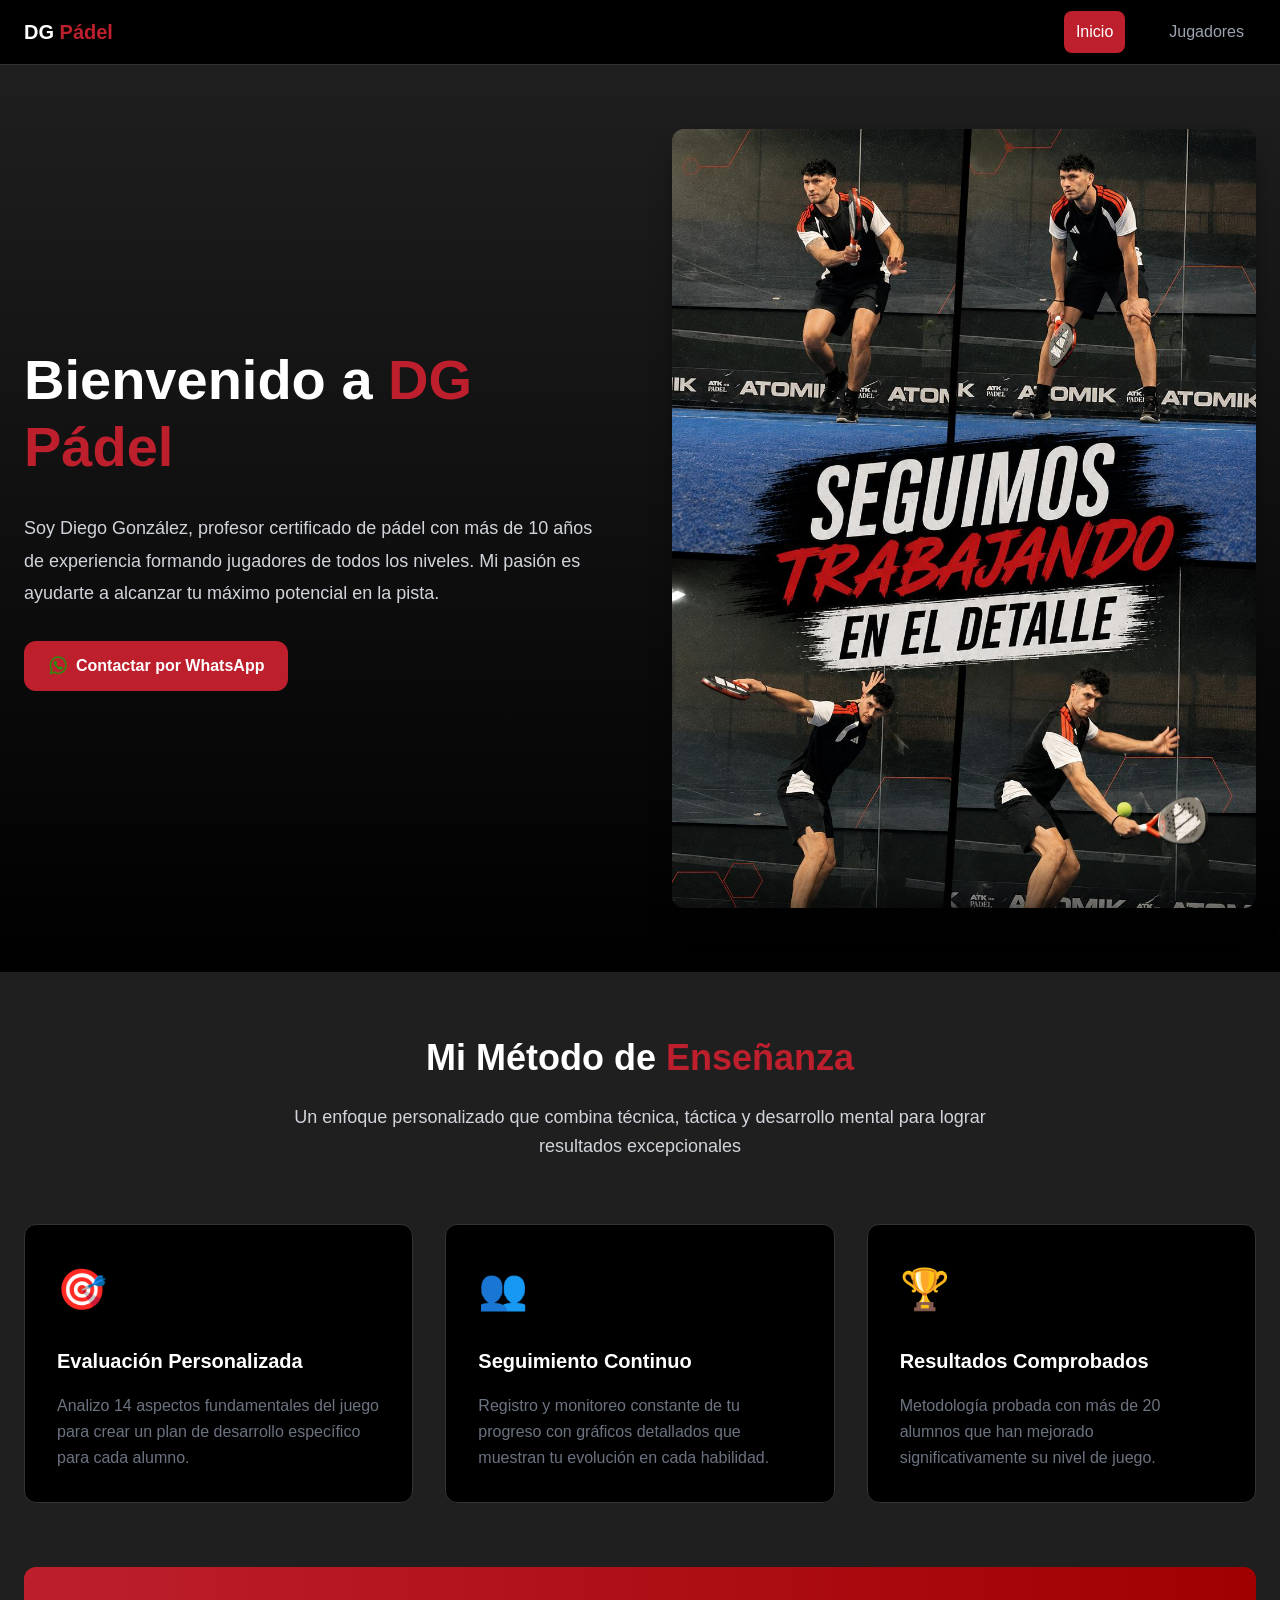
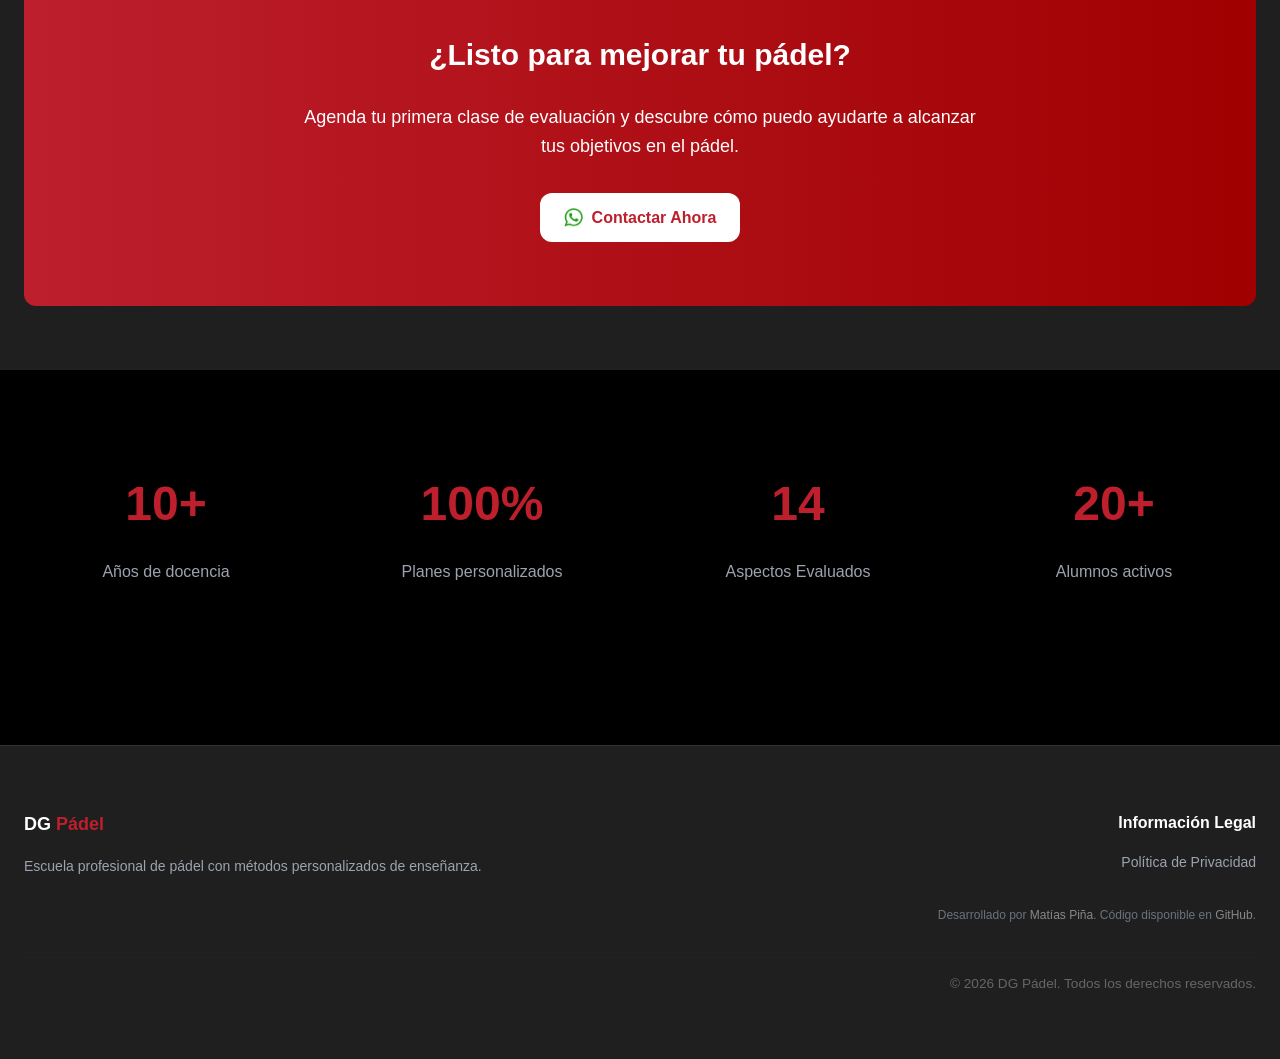
<file: index.html>
<!DOCTYPE html>
<html lang="es">
<head>
    <meta charset="UTF-8">
    <meta name="viewport" content="width=device-width, initial-scale=1.0">
    <title>DG Pádel - Escuela Profesional de Pádel</title>
    <link rel="stylesheet" href="css/styles.css">
    <style>
        .whatsapp-icon {
            width: 20px;
            height: 20px;
            object-fit: contain;
        }
    </style>
</head>
<body>
    <!-- NAVBAR -->
    <nav class="navbar">
        <div class="container">
            <div class="navbar-content">
                <div class="navbar-logo">
                    <a href="#home" class="logo">
                        DG <span class="highlight">Pádel</span>
                    </a>
                </div>
                
                <div class="navbar-menu">
                    <a href="index.html" class="nav-link active">Inicio</a>
                    <a href="jugadores.html" class="nav-link">Jugadores</a>
                </div>

                <button class="menu-toggle" id="menuToggle">
                    <span></span>
                    <span></span>
                    <span></span>
                </button>
            </div>
        </div>

        <!-- Mobile Menu -->
        <div class="mobile-menu" id="mobileMenu">
            <a href="index.html" class="mobile-nav-link">Inicio</a>
            <a href="jugadores.html" class="mobile-nav-link">Jugadores</a>
        </div>
    </nav>

    <!-- MAIN CONTENT -->
    <main>
        <!-- HOME SECTION -->
        <section id="home" class="hero">
            <div class="container">
                <div class="hero-content">
                    <div class="hero-text">
                        <h1 class="hero-title">
                            Bienvenido a <span class="highlight">DG Pádel</span>
                        </h1>
                        <p class="hero-description">
                            Soy Diego González, profesor certificado de pádel con más de 10 años de experiencia 
                            formando jugadores de todos los niveles. Mi pasión es ayudarte a alcanzar tu 
                            máximo potencial en la pista.
                        </p>
                        <a href="https://wa.me/5491163576326?text=Hola%20me%20gustaría%20obtener%20más%20información%20sobre%20las%20clases%20de%20pádel" 
                           target="_blank" rel="noopener noreferrer" class="btn btn-primary">
                            <img src="assets/whatsApp_borde.png" alt="WhatsApp" class="whatsapp-icon">
                            Contactar por WhatsApp
                        </a>
                    </div>
                    
                    <div class="hero-image">
                        <img src="assets/Profe_banner.jpeg" alt="Diego García - Profesor de Pádel" class="hero-img">
                    </div>
                </div>
            </div>
        </section>

        <!-- MÉTODO DE ENSEÑANZA -->
        <section class="teaching-method">
            <div class="container">
                <div class="section-header">
                    <h2 class="section-title">
                        Mi Método de <span class="highlight">Enseñanza</span>
                    </h2>
                    <p class="section-subtitle">
                        Un enfoque personalizado que combina técnica, táctica y desarrollo mental 
                        para lograr resultados excepcionales
                    </p>
                </div>

                <div class="cards-grid">
                    <div class="card">
                        <div class="card-icon">🎯</div>
                        <h3 class="card-title">Evaluación Personalizada</h3>
                        <p class="card-description">
                            Analizo 14 aspectos fundamentales del juego para crear un plan de 
                            desarrollo específico para cada alumno.
                        </p>
                    </div>

                    <div class="card">
                        <div class="card-icon">👥</div>
                        <h3 class="card-title">Seguimiento Continuo</h3>
                        <p class="card-description">
                            Registro y monitoreo constante de tu progreso con gráficos detallados 
                            que muestran tu evolución en cada habilidad.
                        </p>
                    </div>

                    <div class="card">
                        <div class="card-icon">🏆</div>
                        <h3 class="card-title">Resultados Comprobados</h3>
                        <p class="card-description">
                            Metodología probada con más de 20 alumnos que han mejorado 
                            significativamente su nivel de juego.
                        </p>
                    </div>
                </div>

                <div class="cta-box">
                    <h3 class="cta-title">¿Listo para mejorar tu pádel?</h3>
                    <p class="cta-description">
                        Agenda tu primera clase de evaluación y descubre cómo puedo ayudarte 
                        a alcanzar tus objetivos en el pádel.
                    </p>
                    <a href="https://wa.me/5491163576326?text=Hola%20me%20gustaría%20agendar%20una%20clase" 
                       target="_blank" rel="noopener noreferrer" class="btn btn-light">
                        <img src="assets/whatsApp_borde.png" alt="WhatsApp" class="whatsapp-icon">
                        Contactar Ahora
                    </a>
                </div>
            </div>
        </section>

        <!-- ESTADÍSTICAS -->
        <section class="stats">
            <div class="container">
                <div class="stats-grid">
                    <div class="stat-item">
                        <div class="stat-number">10+</div>
                        <p class="stat-label">Años de docencia</p>
                    </div>
                    <div class="stat-item">
                        <div class="stat-number">100%</div>
                        <p class="stat-label">Planes personalizados</p>
                    </div>
                    <div class="stat-item">
                        <div class="stat-number">14</div>
                        <p class="stat-label">Aspectos Evaluados</p>
                    </div>
                    <div class="stat-item">
                        <div class="stat-number">20+</div>
                        <p class="stat-label">Alumnos activos</p>
                    </div>
                </div>
            </div>
        </section>

    </main>

    <!-- FOOTER -->
    <footer class="footer">
        <div class="container">
            <div class="footer-content">
                <div class="footer-section">
                    <h3 class="footer-title">
                        DG <span class="highlight">Pádel</span>
                    </h3>
                    <p class="footer-description">
                        Escuela profesional de pádel con métodos personalizados de enseñanza.
                    </p>
                </div>
                <div class="footer-section footer-right">
                    <h4 class="footer-subtitle">Información Legal</h4>
                    <a href="#" class="footer-link">Política de Privacidad</a>
                    <p class="footer-credit">
                        Desarrollado por <a href="https://www.linkedin.com/in/matias-pi%C3%B1a-51b5471aa/" target="_blank" rel="noopener noreferrer">Matías Piña</a>. 
                        Código disponible en <a href="https://github.com/matias92pina-mp/dg-padel" target="_blank" rel="noopener noreferrer">GitHub</a>.
                    </p>
                </div>
            </div>
            <div class="footer-bottom">
                <p class="footer-copyright">
                    © <span id="year">2024</span> DG Pádel. Todos los derechos reservados.
                </p>
            </div>
        </div>
    </footer>

    <script>
        // Auto-update year in footer
        document.getElementById('year').textContent = new Date().getFullYear();

        // Mobile menu toggle
        const menuToggle = document.getElementById('menuToggle');
        const mobileMenu = document.getElementById('mobileMenu');
        const navLinks = document.querySelectorAll('.nav-link, .mobile-nav-link');

        menuToggle.addEventListener('click', () => {
            mobileMenu.classList.toggle('active');
        });

        navLinks.forEach(link => {
            link.addEventListener('click', () => {
                mobileMenu.classList.remove('active');
                navLinks.forEach(l => l.classList.remove('active'));
                link.classList.add('active');
            });
        });

        // Player selection (placeholder - to be replaced with Google Sheets integration)
        const playerSelect = document.getElementById('playerSelect');
        const playerContent = document.getElementById('playerContent');
        const emptyState = document.getElementById('emptyState');
        const playerNameEl = document.getElementById('playerName');

        playerSelect.addEventListener('change', (e) => {
            if (e.target.value) {
                playerContent.classList.remove('hidden');
                emptyState.classList.add('hidden');
                playerNameEl.textContent = e.target.options[e.target.selectedIndex].text;
            } else {
                playerContent.classList.add('hidden');
                emptyState.classList.remove('hidden');
            }
        });
    </script>
</body>
</html>
</file>
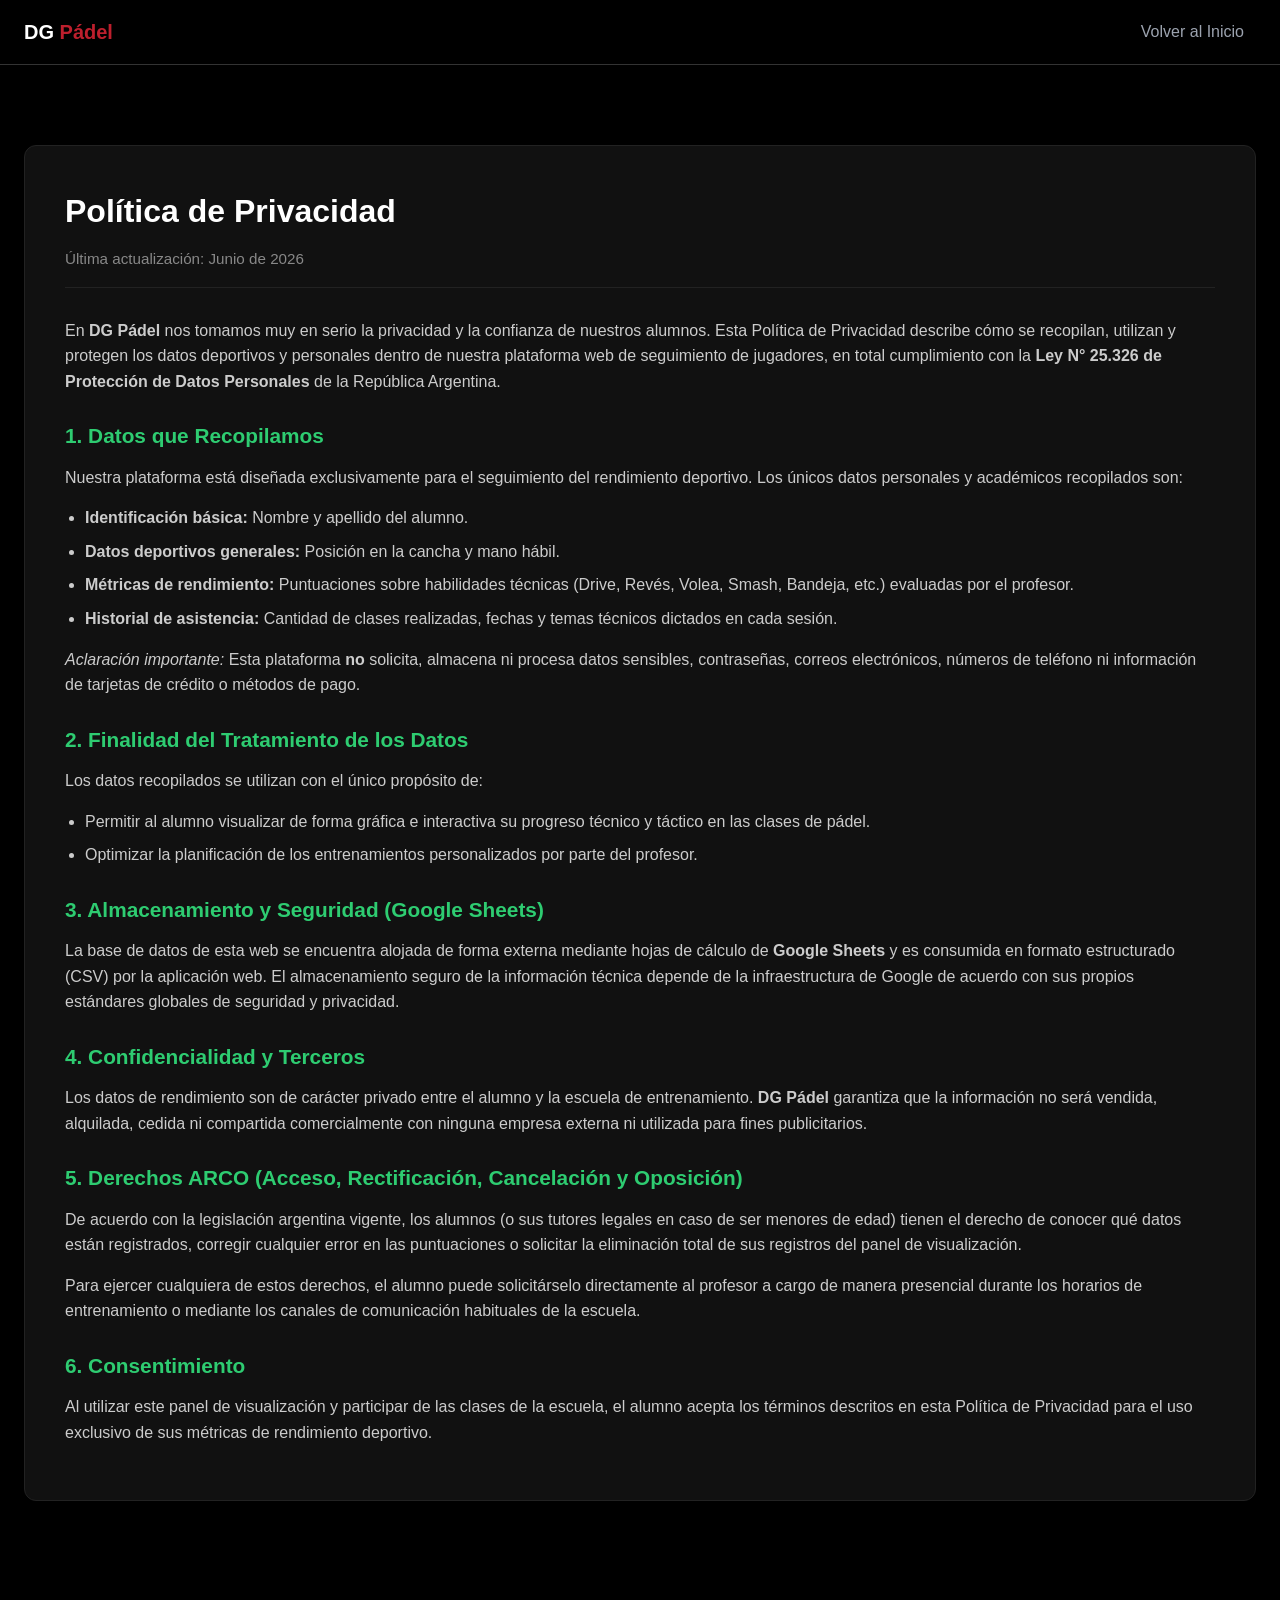
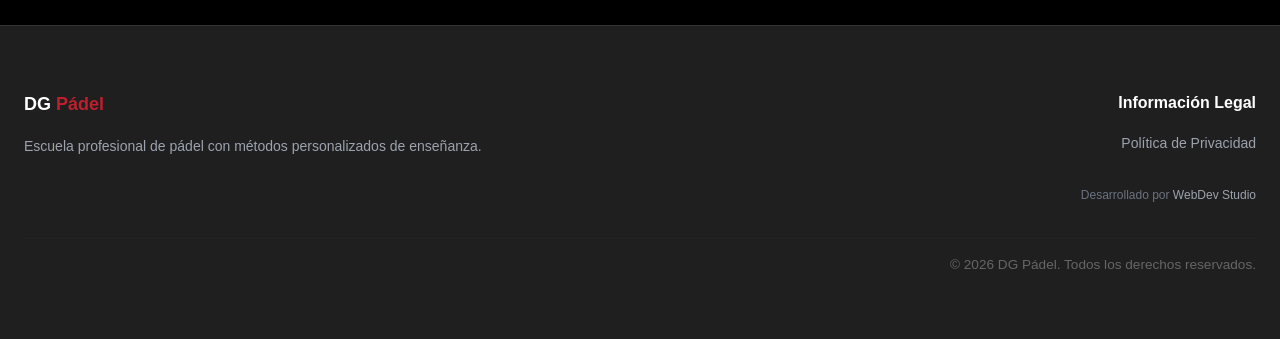
<file: privacidad.html>
<!DOCTYPE html>
<html lang="es">
<head>
    <meta charset="UTF-8">
    <meta name="viewport" content="width=device-width, initial-scale=1.0">
    <title>Política de Privacidad - DG Pádel</title>
    <link rel="stylesheet" href="css/styles.css">
    <style>
        /* Estilos específicos para la página de texto legal sin romper tus estilos globales */
        .legal-section {
            padding: 60px 0;
            color: #ffffff;
            min-height: 70vh;
        }
        .legal-card {
            background-color: #111111;
            border: 1px solid #222222;
            border-radius: 12px;
            padding: 40px;
            margin-top: 20px;
        }
        .legal-title {
            font-size: 2rem;
            margin-bottom: 10px;
            font-weight: 700;
        }
        .legal-subtitle {
            color: #888888;
            font-size: 0.95rem;
            margin-bottom: 30px;
            border-bottom: 1px solid #222222;
            padding-bottom: 15px;
        }
        .legal-content h3 {
            color: #2ecc71; /* Tu verde deportivo */
            font-size: 1.3rem;
            margin-top: 25px;
            margin-bottom: 12px;
        }
        .legal-content p, .legal-content ul {
            color: #cccccc;
            line-height: 1.6;
            font-size: 1rem;
            margin-bottom: 15px;
        }
        .legal-content ul {
            padding-left: 20px;
        }
        .legal-content li {
            margin-bottom: 8px;
        }
    </style>
</head>
<body>
    <nav class="navbar">
        <div class="container">
            <div class="navbar-content">
                <div class="navbar-logo">
                    <a href="index.html" class="logo">
                        DG <span class="highlight">Pádel</span>
                    </a>
                </div>
                <div class="navbar-menu">
                    <a href="index.html" class="nav-link">Volver al Inicio</a>
                </div>
            </div>
        </div>
    </nav>

    <main>
        <section class="legal-section">
            <div class="container">
                <div class="legal-card">
                    <h1 class="legal-title">Política de Privacidad</h1>
                    <p class="legal-subtitle">Última actualización: Junio de 2026</p>
                    
                    <div class="legal-content">
                        <p>En <strong>DG Pádel</strong> nos tomamos muy en serio la privacidad y la confianza de nuestros alumnos. Esta Política de Privacidad describe cómo se recopilan, utilizan y protegen los datos deportivos y personales dentro de nuestra plataforma web de seguimiento de jugadores, en total cumplimiento con la <strong>Ley N° 25.326 de Protección de Datos Personales</strong> de la República Argentina.</p>

                        <h3>1. Datos que Recopilamos</h3>
                        <p>Nuestra plataforma está diseñada exclusivamente para el seguimiento del rendimiento deportivo. Los únicos datos personales y académicos recopilados son:</p>
                        <ul>
                            <li><strong>Identificación básica:</strong> Nombre y apellido del alumno.</li>
                            <li><strong>Datos deportivos generales:</strong> Posición en la cancha y mano hábil.</li>
                            <li><strong>Métricas de rendimiento:</strong> Puntuaciones sobre habilidades técnicas (Drive, Revés, Volea, Smash, Bandeja, etc.) evaluadas por el profesor.</li>
                            <li><strong>Historial de asistencia:</strong> Cantidad de clases realizadas, fechas y temas técnicos dictados en cada sesión.</li>
                        </ul>
                        <p><em>Aclaración importante:</em> Esta plataforma <strong>no</strong> solicita, almacena ni procesa datos sensibles, contraseñas, correos electrónicos, números de teléfono ni información de tarjetas de crédito o métodos de pago.</p>

                        <h3>2. Finalidad del Tratamiento de los Datos</h3>
                        <p>Los datos recopilados se utilizan con el único propósito de:</p>
                        <ul>
                            <li>Permitir al alumno visualizar de forma gráfica e interactiva su progreso técnico y táctico en las clases de pádel.</li>
                            <li>Optimizar la planificación de los entrenamientos personalizados por parte del profesor.</li>
                        </ul>

                        <h3>3. Almacenamiento y Seguridad (Google Sheets)</h3>
                        <p>La base de datos de esta web se encuentra alojada de forma externa mediante hojas de cálculo de <strong>Google Sheets</strong> y es consumida en formato estructurado (CSV) por la aplicación web. El almacenamiento seguro de la información técnica depende de la infraestructura de Google de acuerdo con sus propios estándares globales de seguridad y privacidad.</p>

                        <h3>4. Confidencialidad y Terceros</h3>
                        <p>Los datos de rendimiento son de carácter privado entre el alumno y la escuela de entrenamiento. <strong>DG Pádel</strong> garantiza que la información no será vendida, alquilada, cedida ni compartida comercialmente con ninguna empresa externa ni utilizada para fines publicitarios.</p>

                        <h3>5. Derechos ARCO (Acceso, Rectificación, Cancelación y Oposición)</h3>
                        <p>De acuerdo con la legislación argentina vigente, los alumnos (o sus tutores legales en caso de ser menores de edad) tienen el derecho de conocer qué datos están registrados, corregir cualquier error en las puntuaciones o solicitar la eliminación total de sus registros del panel de visualización.</p>
                        <p>Para ejercer cualquiera de estos derechos, el alumno puede solicitárselo directamente al profesor a cargo de manera presencial durante los horarios de entrenamiento o mediante los canales de comunicación habituales de la escuela.</p>

                        <h3>6. Consentimiento</h3>
                        <p>Al utilizar este panel de visualización y participar de las clases de la escuela, el alumno acepta los términos descritos en esta Política de Privacidad para el uso exclusivo de sus métricas de rendimiento deportivo.</p>
                    </div>
                </div>
            </div>
        </section>
    </main>

    <footer class="footer">
        <div class="container">
            <div class="footer-content">
                <div class="footer-section">
                    <h3 class="footer-title">
                        DG <span class="highlight">Pádel</span>
                    </h3>
                    <p class="footer-description">
                        Escuela profesional de pádel con métodos personalizados de enseñanza.
                    </p>
                </div>
                <div class="footer-section footer-right">
                    <h4 class="footer-subtitle">Información Legal</h4>
                    <a href="privacidad.html" class="footer-link">Política de Privacidad</a>
                    <p class="footer-credit">
                        Desarrollado por <span>WebDev Studio</span>
                    </p>
                </div>
            </div>
            <div class="footer-bottom">
                <p class="footer-copyright">
                    © <span id="year">2026</span> DG Pádel. Todos los derechos reservados.
                </p>
            </div>
        </div>
    </footer>

    <script>
        // Mantener el año actualizado de forma automática
        document.getElementById('year').textContent = new Date().getFullYear();
    </script>
</body>
</html>
</file>
<file: css/styles.css>
/* ============================================
   RESET & BASE STYLES
   ============================================ */
* {
    margin: 0;
    padding: 0;
    box-sizing: border-box;
}

:root {
    /*--primary-color: #8B0000;*/
    --primary-color: #bd1f2d;
    --primary-hover: #a00000;
    --bg-dark: #000000;
    --bg-dark-2: #111111;
    --bg-gray: #1f1f1f;
    --bg-gray-2: #2a2a2a;
    --border-color: #333333;
    --text-primary: #ffffff;
    --text-secondary: #d1d5db;
    --text-muted: #9ca3af;
    --text-dark-muted: #6b7280;
    
    --spacing-xs: 0.5rem;
    --spacing-sm: 1rem;
    --spacing-md: 1.5rem;
    --spacing-lg: 2rem;
    --spacing-xl: 3rem;
    --spacing-2xl: 4rem;
    
    --radius-sm: 0.375rem;
    --radius-md: 0.5rem;
    --radius-lg: 0.75rem;
    
    --transition: all 0.3s ease;
}

html {
    scroll-behavior: smooth;
}

body {
    font-family: -apple-system, BlinkMacSystemFont, 'Segoe UI', Roboto, 'Helvetica Neue', Arial, sans-serif;
    background-color: var(--bg-dark);
    color: var(--text-primary);
    line-height: 1.6;
    font-size: 16px;
}

/* ============================================
   UTILITY CLASSES
   ============================================ */
.container {
    max-width: 1280px;
    margin: 0 auto;
    padding: 0 var(--spacing-md);
}

@media (max-width: 768px) {
    .container {
        padding: 0 var(--spacing-sm);
    }
}

.hidden {
    display: none !important;
}

/* ============================================
   NAVBAR
   ============================================ */
.navbar {
    background-color: var(--bg-dark);
    border-bottom: 1px solid var(--border-color);
    position: sticky;
    top: 0;
    z-index: 1000;
}

.navbar-content {
    display: flex;
    align-items: center;
    justify-content: space-between;
    height: 4rem;
}

.navbar-logo .logo {
    font-weight: bold;
    font-size: 1.25rem;
    color: var(--text-primary);
    text-decoration: none;
    transition: var(--transition);
}

.navbar-logo .logo:hover {
    opacity: 0.8;
}

.navbar-logo .highlight {
    color: var(--primary-color);
}

.navbar-menu {
    display: flex;
    gap: 2rem;
}

.nav-link {
    color: var(--text-muted);
    text-decoration: none;
    padding: 0.5rem 0.75rem;
    border-radius: var(--radius-md);
    transition: var(--transition);
    font-weight: 500;
}

.nav-link:hover {
    background-color: var(--bg-gray);
    color: var(--text-primary);
}

.nav-link.active {
    background-color: var(--primary-color);
    color: var(--text-primary);
}

/* Mobile Menu Button */
.menu-toggle {
    display: none;
    flex-direction: column;
    gap: 0.35rem;
    background: none;
    border: none;
    cursor: pointer;
    padding: 0.5rem;
}

.menu-toggle span {
    width: 24px;
    height: 2px;
    background-color: var(--text-primary);
    border-radius: var(--radius-sm);
    transition: var(--transition);
}

.menu-toggle.active span:nth-child(1) {
    transform: rotate(45deg) translate(10px, 10px);
}

.menu-toggle.active span:nth-child(2) {
    opacity: 0;
}

.menu-toggle.active span:nth-child(3) {
    transform: rotate(-45deg) translate(7px, -7px);
}

/* Mobile Menu */
.mobile-menu {
    display: none;
    background-color: var(--bg-gray);
    padding: var(--spacing-sm);
    max-height: 0;
    overflow: hidden;
    transition: max-height 0.3s ease;
}

.mobile-menu.active {
    display: block;
    max-height: 200px;
}

.mobile-nav-link {
    display: block;
    padding: 0.75rem;
    color: var(--text-muted);
    text-decoration: none;
    border-radius: var(--radius-md);
    transition: var(--transition);
}

.mobile-nav-link:hover {
    background-color: var(--bg-gray-2);
    color: var(--text-primary);
}

.mobile-nav-link.active {
    background-color: var(--primary-color);
    color: var(--text-primary);
}

@media (max-width: 768px) {
    .navbar-menu {
        display: none;
    }

    .menu-toggle {
        display: flex;
    }
}

/* ============================================
   BUTTONS
   ============================================ */
.btn {
    display: inline-flex;
    align-items: center;
    justify-content: center;
    gap: 0.5rem;
    padding: 0.75rem 1.5rem;
    border-radius: var(--radius-lg);
    text-decoration: none;
    font-weight: 600;
    transition: var(--transition);
    border: none;
    cursor: pointer;
    font-size: 1rem;
}

.btn-primary {
    background-color: var(--primary-color);
    color: var(--text-primary);
}

.btn-primary:hover {
    background-color: var(--primary-hover);
    transform: translateY(-2px);
}

.btn-light {
    background-color: var(--text-primary);
    color: var(--primary-color);
    font-weight: bold;
}

.btn-light:hover {
    background-color: var(--text-secondary);
    transform: translateY(-2px);
}

/* ============================================
   HERO SECTION
   ============================================ */
.hero {
    background: linear-gradient(to bottom, var(--bg-gray), var(--bg-dark));
    padding: var(--spacing-2xl) 0;
}

.hero-content {
    display: grid;
    grid-template-columns: 1fr 1fr;
    gap: var(--spacing-2xl);
    align-items: center;
}

.hero-title {
    font-size: clamp(2.5rem, 5vw, 3.5rem);
    font-weight: bold;
    margin-bottom: var(--spacing-lg);
    line-height: 1.2;
}

.hero-title .highlight {
    color: var(--primary-color);
}

.hero-description {
    font-size: 1.125rem;
    color: var(--text-secondary);
    margin-bottom: var(--spacing-lg);
    line-height: 1.8;
}

.hero-image {
    display: flex;
    align-items: center;
    justify-content: center;
}

.image-placeholder {
    width: 100%;
    aspect-ratio: 3 / 4;
    background-color: var(--bg-gray-2);
    border-radius: var(--radius-lg);
    box-shadow: 0 20px 25px -5px rgba(0, 0, 0, 0.5);
    position: relative;
    overflow: hidden;
}

.image-placeholder::after {
    content: '';
    position: absolute;
    inset: 0;
    background: linear-gradient(135deg, transparent 48%, rgba(255, 255, 255, 0.05) 49%, rgba(255, 255, 255, 0.05) 51%, transparent 52%);
}

.hero-img {
    width: 100%;
    aspect-ratio: 3 / 4;
    object-fit: cover;
    border-radius: var(--radius-lg);
    box-shadow: 0 20px 25px -5px rgba(0, 0, 0, 0.5);
    display: block;
}

@media (max-width: 1024px) {
    .hero-content {
        grid-template-columns: 1fr;
        gap: var(--spacing-lg);
    }

    .hero-image {
        order: -1;
    }

    .image-placeholder {
        aspect-ratio: 16 / 9;
        max-width: 500px;
        margin: 0 auto;
    }
}

/* ============================================
   SECTION STYLES
   ============================================ */
.section-header {
    text-align: center;
    margin-bottom: var(--spacing-2xl);
}

.section-title {
    font-size: clamp(1.875rem, 4vw, 2.25rem);
    font-weight: bold;
    margin-bottom: var(--spacing-md);
    line-height: 1.2;
}

.section-title .highlight {
    color: var(--primary-color);
}

.section-subtitle {
    font-size: 1.125rem;
    color: var(--text-secondary);
    max-width: 48rem;
    margin: 0 auto;
}

/* ============================================
   TEACHING METHOD SECTION
   ============================================ */
.teaching-method {
    padding: var(--spacing-2xl) 0;
    background-color: var(--bg-gray);
}

.cards-grid {
    display: grid;
    grid-template-columns: repeat(auto-fit, minmax(280px, 1fr));
    gap: var(--spacing-lg);
    margin-bottom: var(--spacing-2xl);
}

.card {
    background-color: var(--bg-dark);
    border: 1px solid var(--border-color);
    border-radius: var(--radius-lg);
    padding: var(--spacing-lg);
    transition: var(--transition);
}

.card:hover {
    border-color: var(--primary-color);
}

.card-icon {
    font-size: 2.5rem;
    margin-bottom: var(--spacing-md);
}

.card-title {
    font-size: 1.25rem;
    font-weight: bold;
    margin-bottom: var(--spacing-sm);
    color: var(--text-primary);
}

.card-description {
    color: var(--text-dark-muted);
    line-height: 1.6;
}

/* ============================================
   CTA BOX
   ============================================ */
.cta-box {
    background: linear-gradient(to right, var(--primary-color), var(--primary-hover));
    border-radius: var(--radius-lg);
    padding: var(--spacing-2xl);
    text-align: center;
}

.cta-title {
    font-size: clamp(1.5rem, 3vw, 1.875rem);
    font-weight: bold;
    margin-bottom: var(--spacing-md);
}

.cta-description {
    font-size: 1.125rem;
    margin-bottom: var(--spacing-lg);
    max-width: 42rem;
    margin-left: auto;
    margin-right: auto;
    line-height: 1.6;
}

/* ============================================
   STATS SECTION
   ============================================ */
.stats {
    padding: var(--spacing-2xl) 0;
    background-color: var(--bg-dark);
}

.stats-grid {
    display: grid;
    grid-template-columns: repeat(auto-fit, minmax(200px, 1fr));
    gap: var(--spacing-lg);
}

.stat-item {
    text-align: center;
    padding: var(--spacing-lg);
}

.stat-number {
    font-size: clamp(2rem, 5vw, 3rem);
    font-weight: bold;
    color: var(--primary-color);
    margin-bottom: var(--spacing-sm);
}

.stat-label {
    color: var(--text-muted);
    font-size: 1rem;
}

/* ============================================
   PLAYERS SECTION
   ============================================ */
.players-section {
    padding: var(--spacing-2xl) 0;
    background-color: var(--bg-dark);
}

.player-controls {
    display: flex;
    gap: var(--spacing-lg);
    margin-bottom: var(--spacing-2xl);
    align-items: flex-end;
}

.control-group {
    flex: 1;
}

.label {
    display: block;
    font-size: 0.875rem;
    font-weight: 500;
    color: var(--text-secondary);
    margin-bottom: var(--spacing-xs);
}

.select {
    width: 100%;
    padding: 0.75rem 1rem;
    background-color: var(--bg-gray-2);
    color: var(--text-primary);
    border: 1px solid var(--border-color);
    border-radius: var(--radius-md);
    font-size: 1rem;
    transition: var(--transition);
    cursor: pointer;
}

.select:hover,
.select:focus {
    border-color: var(--primary-color);
    outline: none;
    ring: 2px;
    ring-color: var(--primary-color);
    ring-opacity: 0.5;
}

.select option {
    background-color: var(--bg-dark);
    color: var(--text-primary);
}

@media (max-width: 768px) {
    .player-controls {
        flex-direction: column;
        gap: var(--spacing-md);
    }

    .btn {
        width: 100%;
    }
}

/* ============================================
   PLAYER STATS BOX
   ============================================ */
.stats-box {
    background: linear-gradient(to right, var(--primary-color), var(--primary-hover));
    border-radius: var(--radius-lg);
    padding: var(--spacing-lg);
    display: grid;
    grid-template-columns: repeat(auto-fit, minmax(150px, 1fr));
    gap: var(--spacing-lg);
    margin-bottom: var(--spacing-2xl);
    text-align: center;
}

.stat-box-item {
    color: var(--text-primary);
}

.stat-box-value {
    font-size: 2rem;
    font-weight: bold;
    margin-bottom: var(--spacing-xs);
}

.stat-box-label {
    font-size: 0.875rem;
    opacity: 0.9;
}

/* ============================================
   CHARTS & CONTENT
   ============================================ */
.player-content {
    animation: fadeIn 0.3s ease;
}

.player-content.hidden {
    display: none;
}

@keyframes fadeIn {
    from {
        opacity: 0;
        transform: translateY(10px);
    }
    to {
        opacity: 1;
        transform: translateY(0);
    }
}

.chart-box {
    background-color: var(--bg-gray);
    border: 1px solid var(--border-color);
    border-radius: var(--radius-lg);
    padding: var(--spacing-lg);
    margin-bottom: var(--spacing-2xl);
}

.chart-header {
    display: flex;
    align-items: center;
    gap: var(--spacing-md);
    margin-bottom: var(--spacing-lg);
}

.chart-title {
    font-size: 1.5rem;
    font-weight: bold;
    color: var(--text-primary);
    margin: 0;
}

.chart-placeholder {
    background-color: var(--bg-dark);
    border-radius: var(--radius-md);
    padding: var(--spacing-2xl);
    text-align: center;
    color: var(--text-muted);
    font-size: 1.125rem;
    min-height: 300px;
    display: flex;
    align-items: center;
    justify-content: center;
    margin-bottom: var(--spacing-lg);
}

.chart-info {
    background-color: var(--bg-dark);
    border-radius: var(--radius-md);
    padding: var(--spacing-md);
}

.chart-info p {
    margin: 0;
    font-size: 0.875rem;
    color: var(--text-secondary);
}

.chart-info strong {
    color: var(--text-primary);
}

/* ============================================
   SKILLS LIST
   ============================================ */
.skills-list {
    display: flex;
    flex-direction: column;
    gap: var(--spacing-md);
    margin-bottom: var(--spacing-lg);
}

.skill-item {
    display: grid;
    grid-template-columns: 120px 1fr 50px;
    gap: var(--spacing-md);
    align-items: center;
}

.skill-name {
    color: var(--text-secondary);
    font-weight: 500;
    font-size: 0.875rem;
}

.skill-bar {
    background-color: var(--bg-dark);
    border-radius: var(--radius-md);
    height: 24px;
    overflow: hidden;
}

.skill-progress {
    height: 100%;
    background: linear-gradient(to right, var(--primary-color), var(--primary-hover));
    border-radius: var(--radius-sm);
    transition: width 0.3s ease;
}

.skill-value {
    text-align: right;
    font-weight: bold;
    color: var(--primary-color);
    font-size: 0.875rem;
}

@media (max-width: 768px) {
    .skill-item {
        grid-template-columns: 100px 1fr 40px;
        gap: var(--spacing-sm);
    }

    .skill-name {
        font-size: 0.8rem;
    }

    .skill-value {
        font-size: 0.75rem;
    }
}

/* ============================================
   SKILLS LEGEND
   ============================================ */
.skills-legend {
    display: flex;
    flex-wrap: wrap;
    gap: var(--spacing-md);
    font-size: 0.875rem;
}

.legend-item {
    display: flex;
    align-items: center;
    gap: var(--spacing-xs);
    padding: 0.5rem 1rem;
    border-radius: var(--radius-md);
}

.legend-item.expert {
    background-color: rgba(34, 197, 94, 0.1);
    color: #22c55e;
}

.legend-item.advanced {
    background-color: rgba(139, 0, 0, 0.1);
    color: var(--primary-color);
}

.legend-item.intermediate {
    background-color: rgba(107, 114, 128, 0.1);
    color: var(--text-dark-muted);
}

.legend-item.beginner {
    background-color: rgba(55, 65, 81, 0.1);
    color: var(--text-dark-muted);
}

.legend-item::before {
    content: '';
    width: 12px;
    height: 12px;
    border-radius: 2px;
}

.legend-item.expert::before {
    background-color: #22c55e;
}

.legend-item.advanced::before {
    background-color: var(--primary-color);
}

.legend-item.intermediate::before {
    background-color: var(--text-dark-muted);
}

.legend-item.beginner::before {
    background-color: #374151;
}

/* ============================================
   CLASSES LIST
   ============================================ */
.classes-list {
    display: flex;
    flex-direction: column;
    gap: var(--spacing-md);
}

.class-item {
    background-color: var(--bg-dark);
    border: 1px solid var(--border-color);
    border-radius: var(--radius-md);
    padding: var(--spacing-md);
    display: flex;
    flex-direction: column;
    gap: var(--spacing-md);
    transition: var(--transition);
}

.class-item:hover {
    border-color: var(--primary-color);
}

.class-info {
    flex: 1;
}

.class-type {
    font-size: 1.125rem;
    font-weight: 600;
    color: var(--text-primary);
    margin: 0 0 var(--spacing-xs) 0;
}

.class-details {
    display: flex;
    flex-wrap: wrap;
    gap: var(--spacing-md);
    font-size: 0.875rem;
    color: var(--text-muted);
}

.class-notes {
    background-color: var(--bg-gray-2);
    padding: var(--spacing-sm);
    border-radius: var(--radius-md);
    font-size: 0.875rem;
    color: var(--text-secondary);
    text-align: center;
}

@media (max-width: 768px) {
    .class-item {
        flex-direction: column;
    }

    .class-details {
        flex-direction: column;
        gap: var(--spacing-xs);
    }
}

/* ============================================
   EMPTY STATE
   ============================================ */
.empty-state {
    background-color: var(--bg-gray);
    border: 1px solid var(--border-color);
    border-radius: var(--radius-lg);
    padding: var(--spacing-2xl);
    text-align: center;
    max-width: 400px;
    margin: 0 auto;
}

.empty-state.hidden {
    display: none;
}

.empty-state-icon {
    font-size: 2.5rem;
    margin-bottom: var(--spacing-md);
}

.empty-state-title {
    font-size: 1.25rem;
    font-weight: bold;
    margin-bottom: var(--spacing-sm);
    color: var(--text-primary);
}

.empty-state-text {
    color: var(--text-muted);
    font-size: 0.95rem;
    line-height: 1.6;
}

/* ============================================
   FOOTER
   ============================================ */
.footer {
    background-color: var(--bg-gray);
    border-top: 1px solid var(--border-color);
    padding: var(--spacing-2xl) 0;
    margin-top: var(--spacing-2xl);
}

.footer-content {
    display: grid;
    grid-template-columns: 1fr 1fr;
    gap: var(--spacing-2xl);
    margin-bottom: var(--spacing-lg);
}

.footer-section {
    display: flex;
    flex-direction: column;
}

.footer-section.footer-right {
    text-align: right;
}

.footer-title {
    font-size: 1.125rem;
    font-weight: bold;
    margin-bottom: var(--spacing-sm);
}

.footer-title .highlight {
    color: var(--primary-color);
}

.footer-description {
    color: var(--text-muted);
    font-size: 0.875rem;
    line-height: 1.6;
}

.footer-subtitle {
    font-weight: 600;
    margin-bottom: var(--spacing-sm);
    color: var(--text-primary);
}

.footer-link {
    color: var(--text-muted);
    text-decoration: none;
    font-size: 0.875rem;
    display: block;
    margin-bottom: var(--spacing-xs);
    transition: var(--transition);
}

.footer-link:hover {
    color: var(--primary-color);
}

.footer-credit {
    color: var(--text-dark-muted);
    font-size: 0.75rem;
    margin-top: var(--spacing-md);
}

.footer-credit span {
    color: var(--text-muted);
}

/* Estilos para los enlaces del crédito en el footer */
.footer-credit a {
    color: #888888; /* El gris oscuro que buscabas */
    text-decoration: none; /* Le quita el subrayado molesto */
    font-weight: 500;
    transition: color 0.2s ease; /* Hace que el cambio de color sea suave */
}

/* Efecto cuando pasan el mouse por encima */
.footer-credit a:hover {
    color: #2ecc71; /* Se ilumina en tu verde padel */
    text-decoration: underline; /* Opcional: aparece el subrayado solo al pasar el mouse */
}

/* Contenedor del copyright */
.footer-bottom {
    display: flex;
    justify-content: flex-end; /* Empuja el contenido totalmente a la derecha */
    width: 100%;
    border-top: 1px solid #222222; /* Línea sutil divisoria si no la tenías */
    padding-top: 15px;
    margin-top: 15px;
}

/* Texto del copyright */
.footer-copyright {
    color: #666666; /* Un gris sutil para que no compita visualmente */
    font-size: 0.85rem;
    margin: 0;
    text-align: right;
}

@media (max-width: 768px) {
    .footer-content {
        grid-template-columns: 1fr;
        gap: var(--spacing-lg);
    }

    .footer-section.footer-right {
        text-align: left;
    }
}

/* ============================================
   RESPONSIVE ADJUSTMENTS
   ============================================ */
@media (max-width: 768px) {
    :root {
        --spacing-2xl: 2rem;
        --spacing-xl: 1.5rem;
    }

    .hero {
        padding: var(--spacing-xl) 0;
    }

    .teaching-method,
    .players-section {
        padding: var(--spacing-xl) 0;
    }

    .stats {
        padding: var(--spacing-xl) 0;
    }

    .hero-title {
        font-size: 2rem;
    }

    .section-title {
        font-size: 1.5rem;
    }

    .cta-box {
        padding: var(--spacing-lg);
    }

    .cards-grid {
        grid-template-columns: 1fr;
        gap: var(--spacing-md);
    }
}

/* ============================================
   SCROLLBAR STYLING
   ============================================ */
::-webkit-scrollbar {
    width: 10px;
}

::-webkit-scrollbar-track {
    background: var(--bg-dark);
}

::-webkit-scrollbar-thumb {
    background: var(--border-color);
    border-radius: 5px;
}

::-webkit-scrollbar-thumb:hover {
    background: var(--primary-color);
}
</file>
